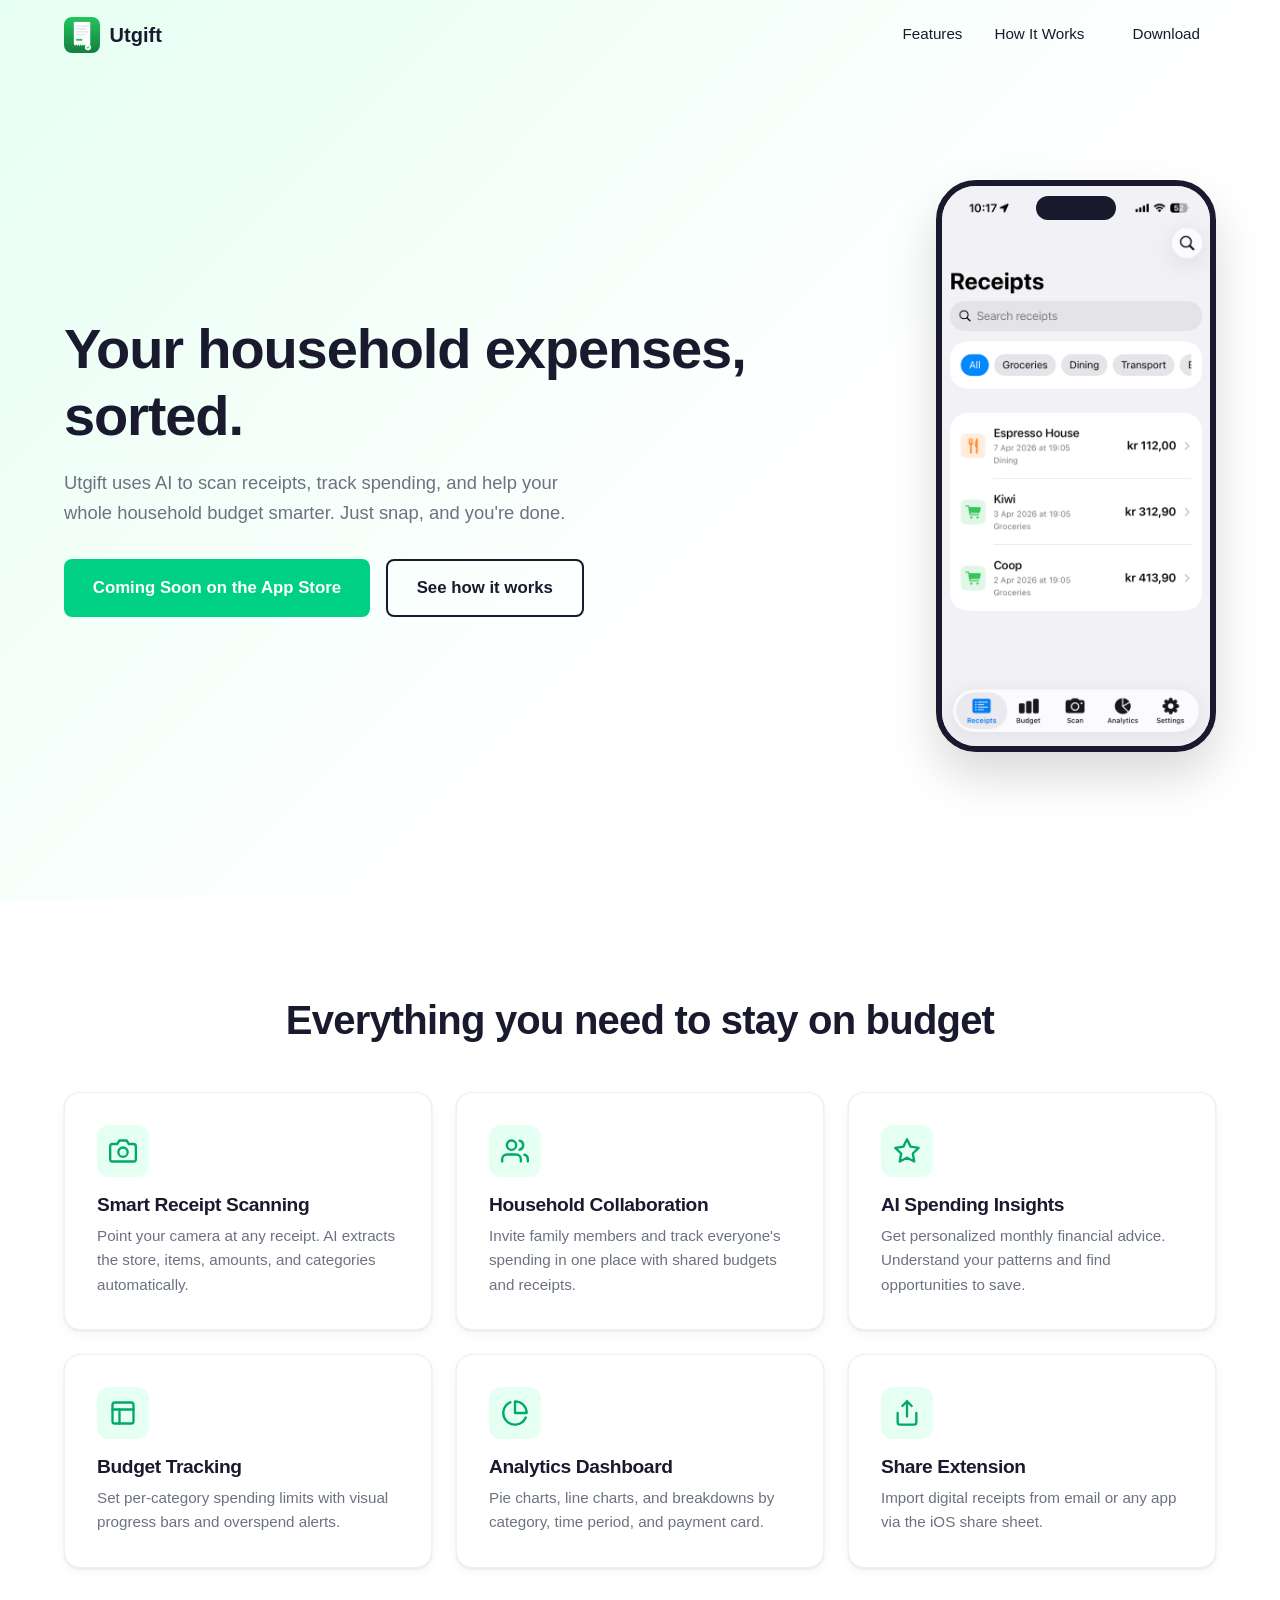
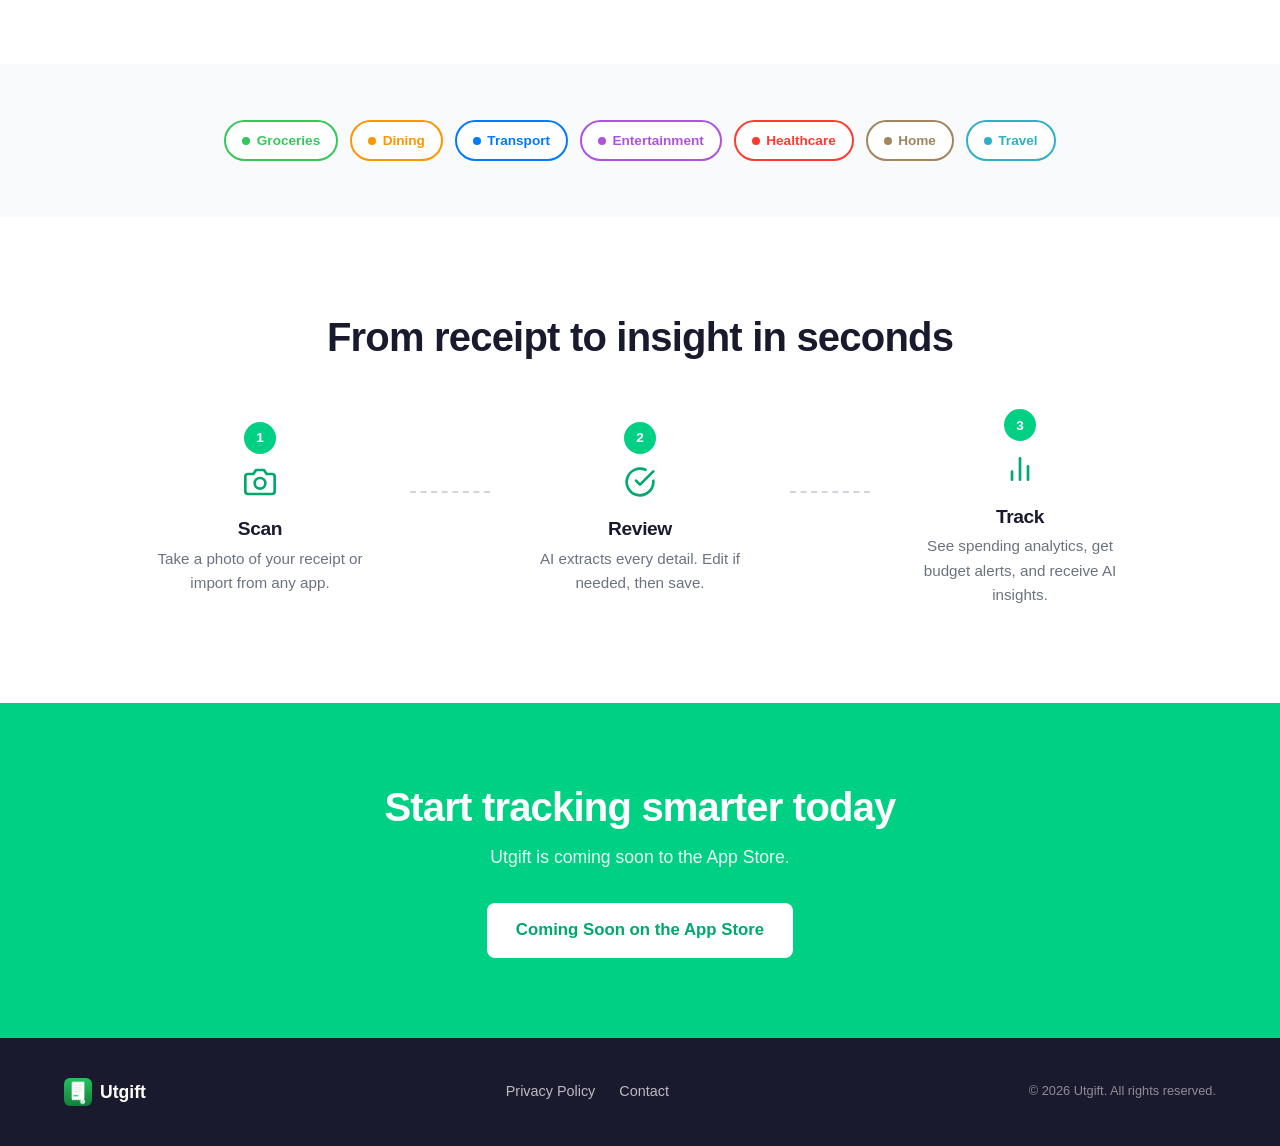
<file: index.html>
<!DOCTYPE html>
<html lang="en">
<head>
  <meta charset="UTF-8">
  <meta name="viewport" content="width=device-width, initial-scale=1.0">
  <title>Utgift — Household Expense Tracking with AI Receipt Scanning</title>
  <meta name="description" content="Track household expenses together. Scan receipts with AI, set budgets, and get spending insights. Free for iOS.">
  <meta name="theme-color" content="#00D084">

  <!-- Open Graph -->
  <meta property="og:type" content="website">
  <meta property="og:title" content="Utgift — Household Expense Tracking">
  <meta property="og:description" content="Scan receipts with AI, set budgets, and get spending insights for your whole household.">
  <meta property="og:image" content="assets/app-icon.png">

  <!-- Twitter Card -->
  <meta name="twitter:card" content="summary">
  <meta name="twitter:title" content="Utgift — Household Expense Tracking">
  <meta name="twitter:description" content="Scan receipts with AI, set budgets, and get spending insights for your whole household.">

  <!-- Favicon -->
  <link rel="icon" type="image/png" href="assets/app-icon.png">
  <link rel="apple-touch-icon" href="assets/app-icon.png">

  <link rel="stylesheet" href="style.css">
</head>
<body>

  <!-- Navigation -->
  <header class="nav" id="nav">
    <div class="container nav__inner">
      <a href="#" class="nav__brand">
        <img src="assets/app-icon.png" alt="Utgift icon" class="nav__icon">
        <span class="nav__wordmark">Utgift</span>
      </a>
      <button class="nav__toggle" id="nav-toggle" aria-label="Toggle menu">
        <span></span>
        <span></span>
        <span></span>
      </button>
      <nav class="nav__links" id="nav-links">
        <a href="#features">Features</a>
        <a href="#how-it-works">How It Works</a>
        <a href="#download" class="btn btn--sm">Download</a>
      </nav>
    </div>
  </header>

  <main>

    <!-- Hero -->
    <section class="hero">
      <div class="container hero__inner">
        <div class="hero__text">
          <h1>Your household expenses, sorted.</h1>
          <p class="hero__sub">Utgift uses AI to scan receipts, track spending, and help your whole household budget smarter. Just snap, and you're done.</p>
          <div class="hero__actions">
            <a href="#download" class="btn btn--primary btn--lg" onclick="showComingSoon(event)">Coming Soon on the App Store</a>
            <a href="#how-it-works" class="btn btn--ghost btn--lg">See how it works</a>
          </div>
        </div>
        <div class="hero__visual">
          <div class="phone-frame">
            <div class="phone-screen">
              <img src="assets/screenshot.png" alt="Utgift app showing receipts list with categorized expenses">
            </div>
          </div>
        </div>
      </div>
    </section>

    <!-- Features -->
    <section class="features" id="features">
      <div class="container">
        <h2 class="section-title">Everything you need to stay on budget</h2>
        <div class="features__grid">

          <div class="card">
            <div class="card__icon">
              <svg width="28" height="28" viewBox="0 0 24 24" fill="none" stroke="currentColor" stroke-width="2" stroke-linecap="round" stroke-linejoin="round"><path d="M23 19a2 2 0 0 1-2 2H3a2 2 0 0 1-2-2V8a2 2 0 0 1 2-2h4l2-3h6l2 3h4a2 2 0 0 1 2 2z"/><circle cx="12" cy="13" r="4"/></svg>
            </div>
            <h3>Smart Receipt Scanning</h3>
            <p>Point your camera at any receipt. AI extracts the store, items, amounts, and categories automatically.</p>
          </div>

          <div class="card">
            <div class="card__icon">
              <svg width="28" height="28" viewBox="0 0 24 24" fill="none" stroke="currentColor" stroke-width="2" stroke-linecap="round" stroke-linejoin="round"><path d="M17 21v-2a4 4 0 0 0-4-4H5a4 4 0 0 0-4 4v2"/><circle cx="9" cy="7" r="4"/><path d="M23 21v-2a4 4 0 0 0-3-3.87"/><path d="M16 3.13a4 4 0 0 1 0 7.75"/></svg>
            </div>
            <h3>Household Collaboration</h3>
            <p>Invite family members and track everyone's spending in one place with shared budgets and receipts.</p>
          </div>

          <div class="card">
            <div class="card__icon">
              <svg width="28" height="28" viewBox="0 0 24 24" fill="none" stroke="currentColor" stroke-width="2" stroke-linecap="round" stroke-linejoin="round"><path d="M12 2L15.09 8.26 22 9.27 17 14.14 18.18 21.02 12 17.77 5.82 21.02 7 14.14 2 9.27 8.91 8.26z"/></svg>
            </div>
            <h3>AI Spending Insights</h3>
            <p>Get personalized monthly financial advice. Understand your patterns and find opportunities to save.</p>
          </div>

          <div class="card">
            <div class="card__icon">
              <svg width="28" height="28" viewBox="0 0 24 24" fill="none" stroke="currentColor" stroke-width="2" stroke-linecap="round" stroke-linejoin="round"><rect x="3" y="3" width="18" height="18" rx="2"/><path d="M3 9h18"/><path d="M9 21V9"/></svg>
            </div>
            <h3>Budget Tracking</h3>
            <p>Set per-category spending limits with visual progress bars and overspend alerts.</p>
          </div>

          <div class="card">
            <div class="card__icon">
              <svg width="28" height="28" viewBox="0 0 24 24" fill="none" stroke="currentColor" stroke-width="2" stroke-linecap="round" stroke-linejoin="round"><path d="M21.21 15.89A10 10 0 1 1 8 2.83"/><path d="M22 12A10 10 0 0 0 12 2v10z"/></svg>
            </div>
            <h3>Analytics Dashboard</h3>
            <p>Pie charts, line charts, and breakdowns by category, time period, and payment card.</p>
          </div>

          <div class="card">
            <div class="card__icon">
              <svg width="28" height="28" viewBox="0 0 24 24" fill="none" stroke="currentColor" stroke-width="2" stroke-linecap="round" stroke-linejoin="round"><path d="M4 12v8a2 2 0 0 0 2 2h12a2 2 0 0 0 2-2v-8"/><polyline points="16 6 12 2 8 6"/><line x1="12" y1="2" x2="12" y2="15"/></svg>
            </div>
            <h3>Share Extension</h3>
            <p>Import digital receipts from email or any app via the iOS share sheet.</p>
          </div>

        </div>
      </div>
    </section>

    <!-- Category Strip -->
    <section class="categories">
      <div class="container">
        <div class="categories__strip">
          <span class="category-pill" style="--cat-color: #34C759">Groceries</span>
          <span class="category-pill" style="--cat-color: #FF9500">Dining</span>
          <span class="category-pill" style="--cat-color: #007AFF">Transport</span>
          <span class="category-pill" style="--cat-color: #AF52DE">Entertainment</span>
          <span class="category-pill" style="--cat-color: #FF3B30">Healthcare</span>
          <span class="category-pill" style="--cat-color: #A2845E">Home</span>
          <span class="category-pill" style="--cat-color: #30B0C7">Travel</span>
        </div>
      </div>
    </section>

    <!-- How It Works -->
    <section class="how-it-works" id="how-it-works">
      <div class="container">
        <h2 class="section-title">From receipt to insight in seconds</h2>
        <div class="steps">
          <div class="step">
            <div class="step__number">1</div>
            <div class="step__icon">
              <svg width="32" height="32" viewBox="0 0 24 24" fill="none" stroke="currentColor" stroke-width="2" stroke-linecap="round" stroke-linejoin="round"><path d="M23 19a2 2 0 0 1-2 2H3a2 2 0 0 1-2-2V8a2 2 0 0 1 2-2h4l2-3h6l2 3h4a2 2 0 0 1 2 2z"/><circle cx="12" cy="13" r="4"/></svg>
            </div>
            <h3>Scan</h3>
            <p>Take a photo of your receipt or import from any app.</p>
          </div>
          <div class="step__connector"></div>
          <div class="step">
            <div class="step__number">2</div>
            <div class="step__icon">
              <svg width="32" height="32" viewBox="0 0 24 24" fill="none" stroke="currentColor" stroke-width="2" stroke-linecap="round" stroke-linejoin="round"><path d="M22 11.08V12a10 10 0 1 1-5.93-9.14"/><polyline points="22 4 12 14.01 9 11.01"/></svg>
            </div>
            <h3>Review</h3>
            <p>AI extracts every detail. Edit if needed, then save.</p>
          </div>
          <div class="step__connector"></div>
          <div class="step">
            <div class="step__number">3</div>
            <div class="step__icon">
              <svg width="32" height="32" viewBox="0 0 24 24" fill="none" stroke="currentColor" stroke-width="2" stroke-linecap="round" stroke-linejoin="round"><line x1="18" y1="20" x2="18" y2="10"/><line x1="12" y1="20" x2="12" y2="4"/><line x1="6" y1="20" x2="6" y2="14"/></svg>
            </div>
            <h3>Track</h3>
            <p>See spending analytics, get budget alerts, and receive AI insights.</p>
          </div>
        </div>
      </div>
    </section>

    <!-- CTA -->
    <section class="cta" id="download">
      <div class="container cta__inner">
        <h2>Start tracking smarter today</h2>
        <p>Utgift is coming soon to the App Store.</p>
        <a href="#" class="btn btn--white btn--lg" onclick="showComingSoon(event)">Coming Soon on the App Store</a>
      </div>
    </section>

  </main>

  <!-- Footer -->
  <footer class="footer">
    <div class="container footer__inner">
      <div class="footer__brand">
        <img src="assets/app-icon.png" alt="Utgift" class="footer__icon">
        <span>Utgift</span>
      </div>
      <div class="footer__links">
        <a href="privacy.html">Privacy Policy</a>
        <a href="mailto:privacy@effisense.no">Contact</a>
      </div>
      <div class="footer__copy">
        &copy; 2026 Utgift. All rights reserved.
      </div>
    </div>
  </footer>

  <!-- Toast -->
  <div class="toast" id="toast">Utgift is coming soon to the App Store!</div>

  <script>
    // Coming soon toast
    function showComingSoon(e) {
      e.preventDefault();
      const toast = document.getElementById('toast');
      toast.classList.add('toast--visible');
      setTimeout(() => toast.classList.remove('toast--visible'), 2500);
    }

    // Nav scroll effect
    const nav = document.getElementById('nav');
    window.addEventListener('scroll', () => {
      nav.classList.toggle('nav--scrolled', window.scrollY > 50);
    });

    // Mobile menu toggle
    const toggle = document.getElementById('nav-toggle');
    const links = document.getElementById('nav-links');
    toggle.addEventListener('click', () => {
      links.classList.toggle('nav__links--open');
      toggle.classList.toggle('nav__toggle--active');
    });

    // Close mobile menu on link click
    links.querySelectorAll('a').forEach(link => {
      link.addEventListener('click', () => {
        links.classList.remove('nav__links--open');
        toggle.classList.remove('nav__toggle--active');
      });
    });
  </script>

</body>
</html>
</file>
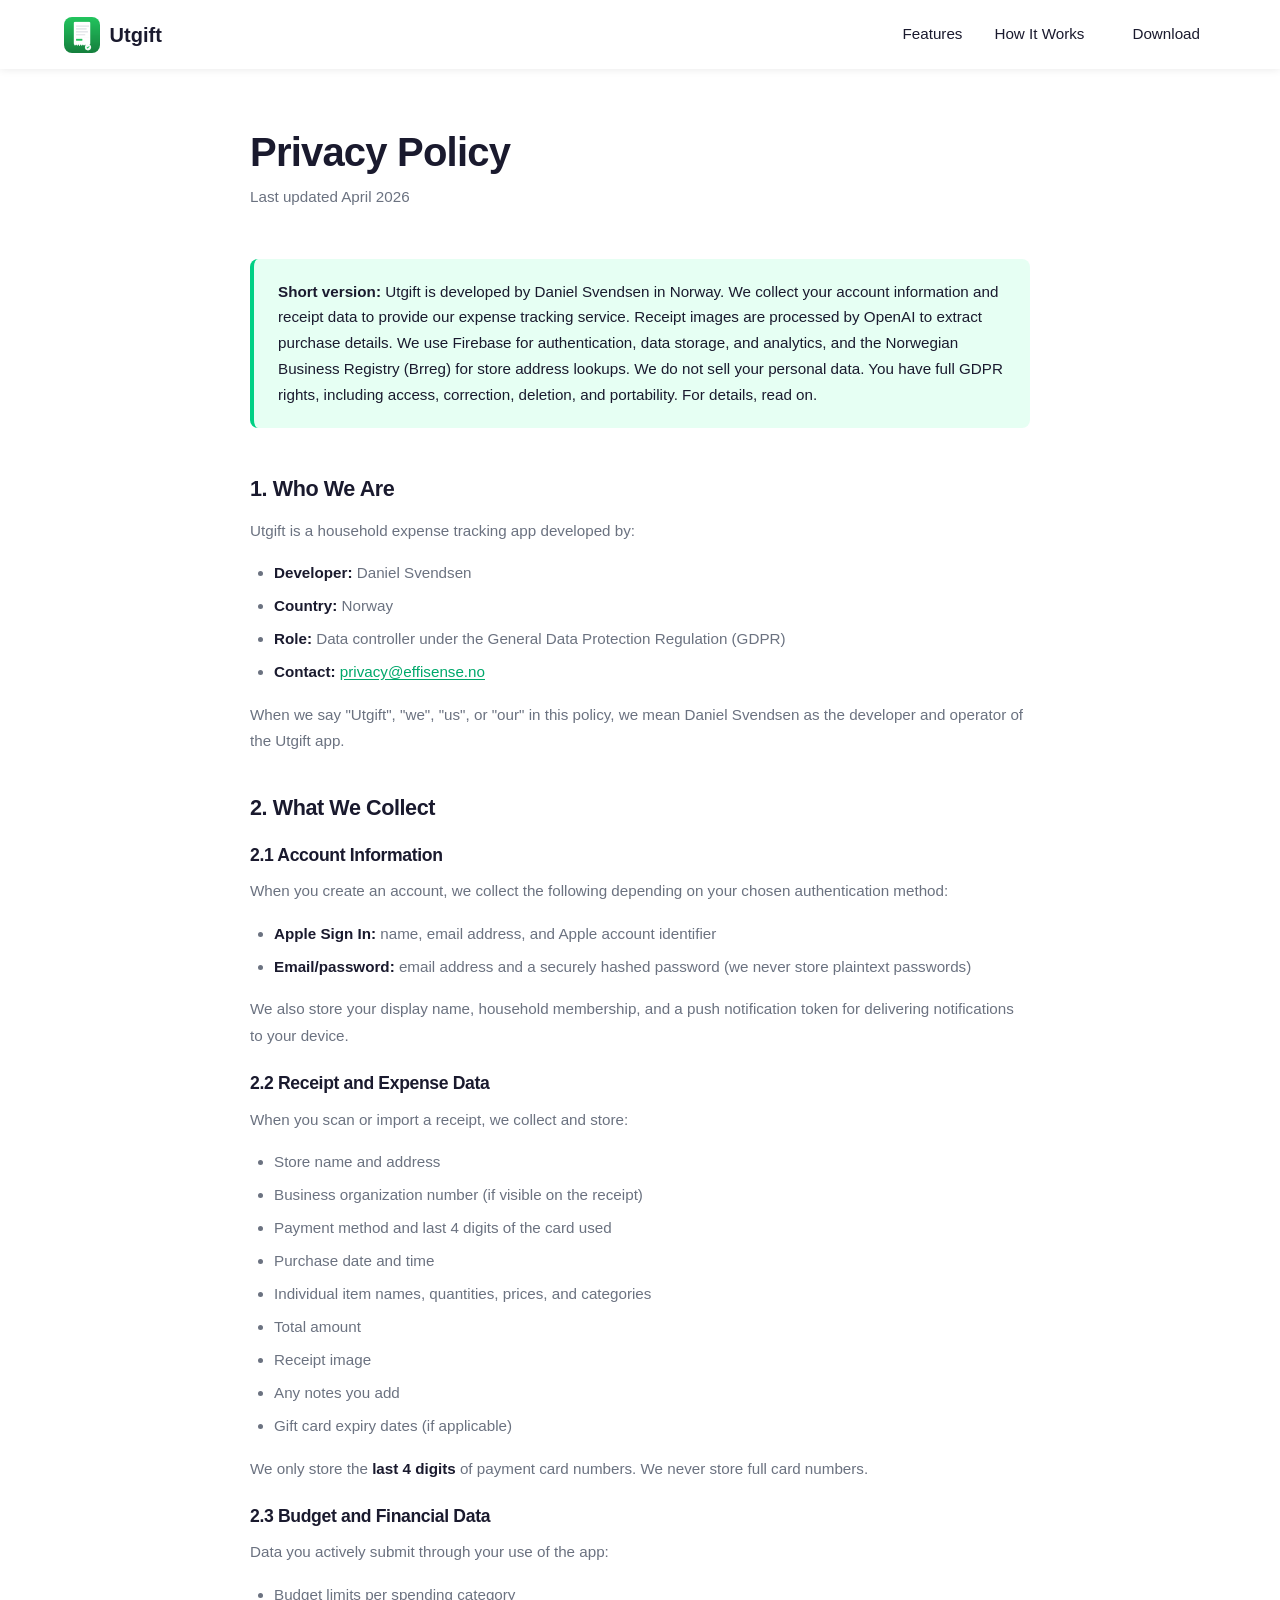
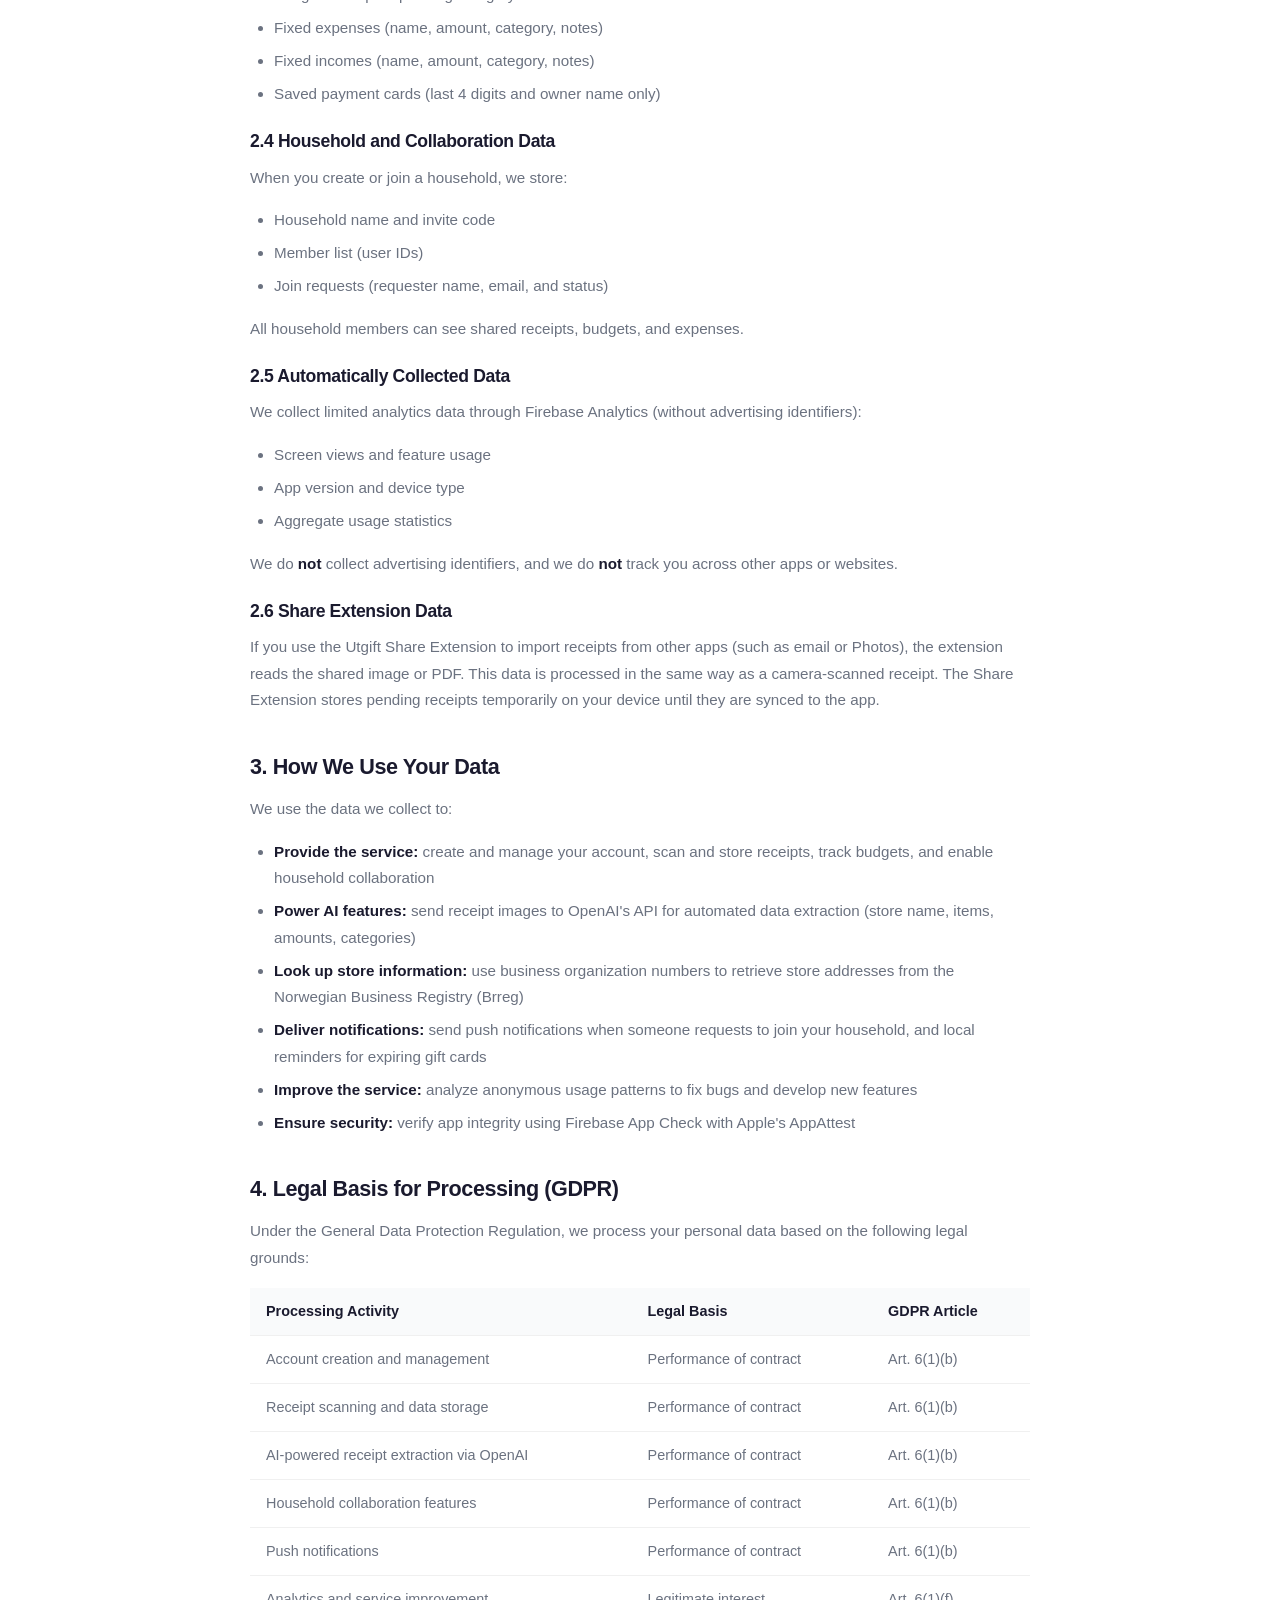
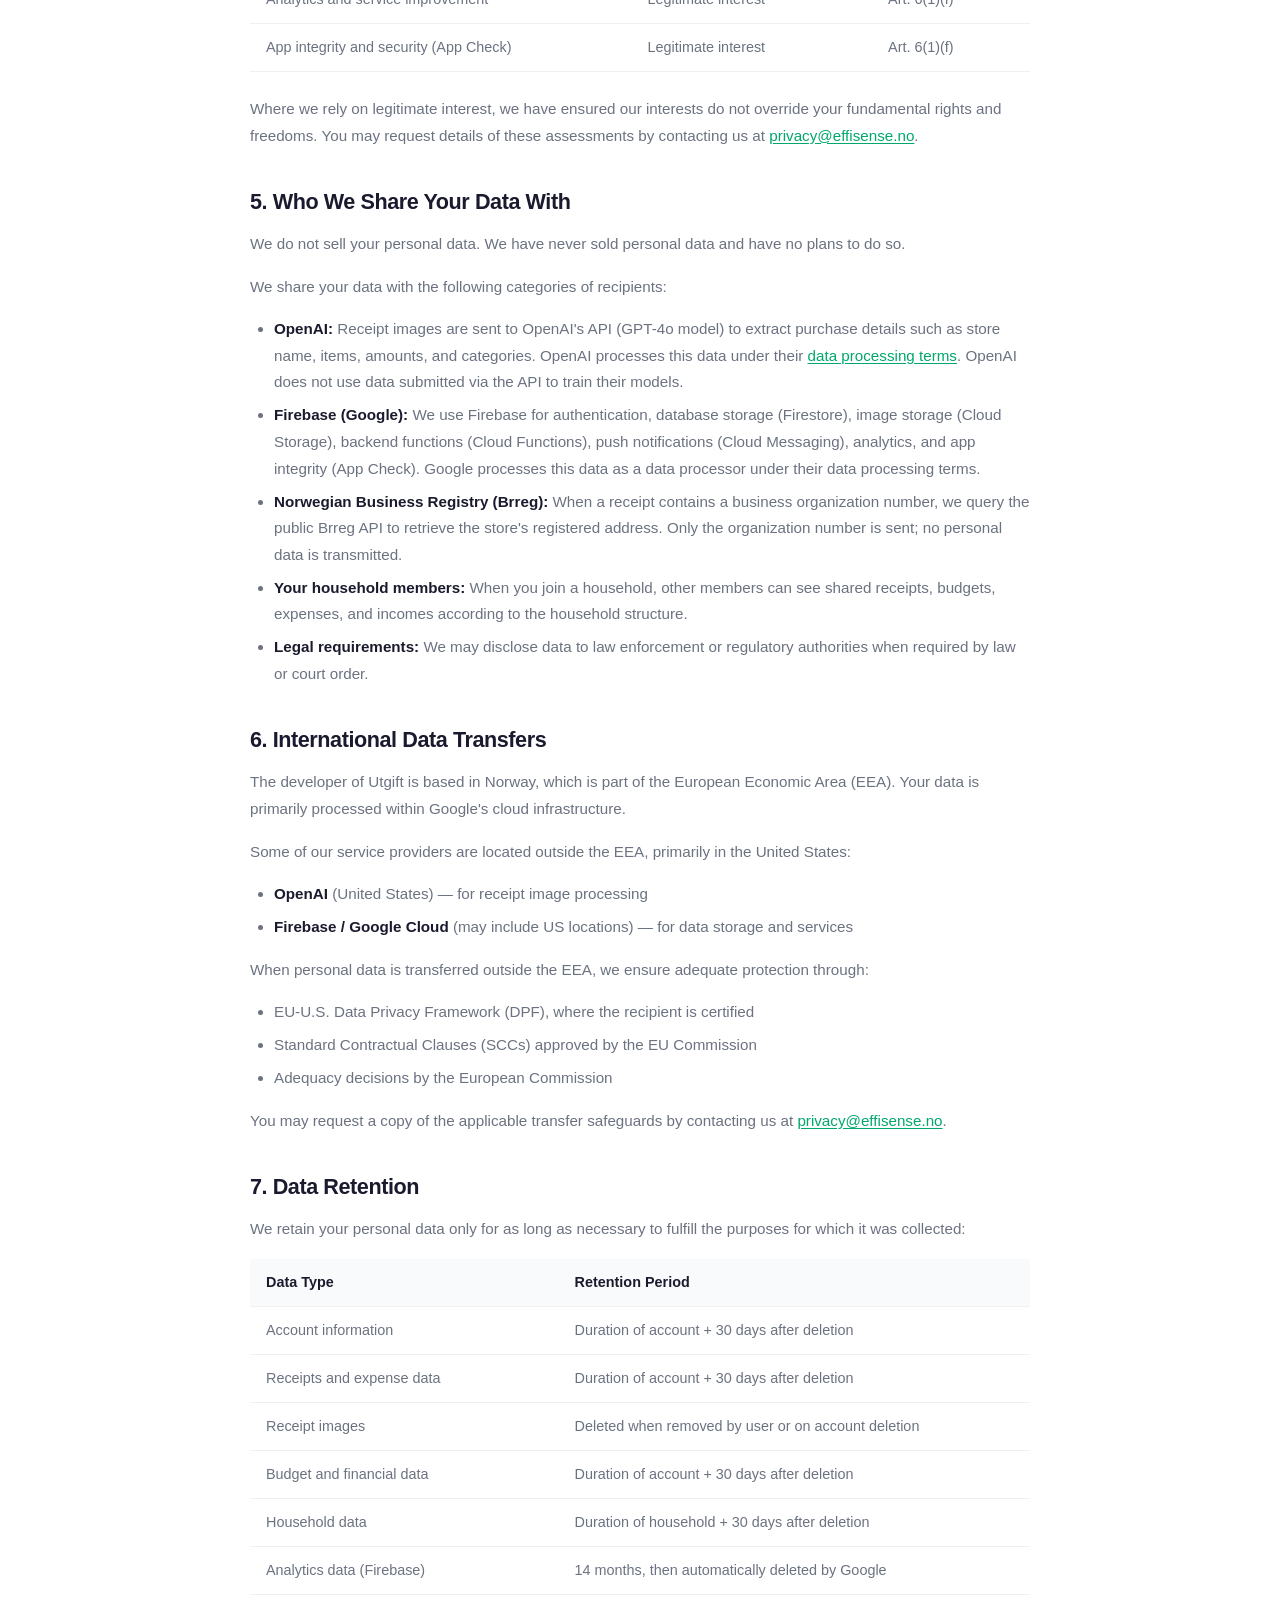
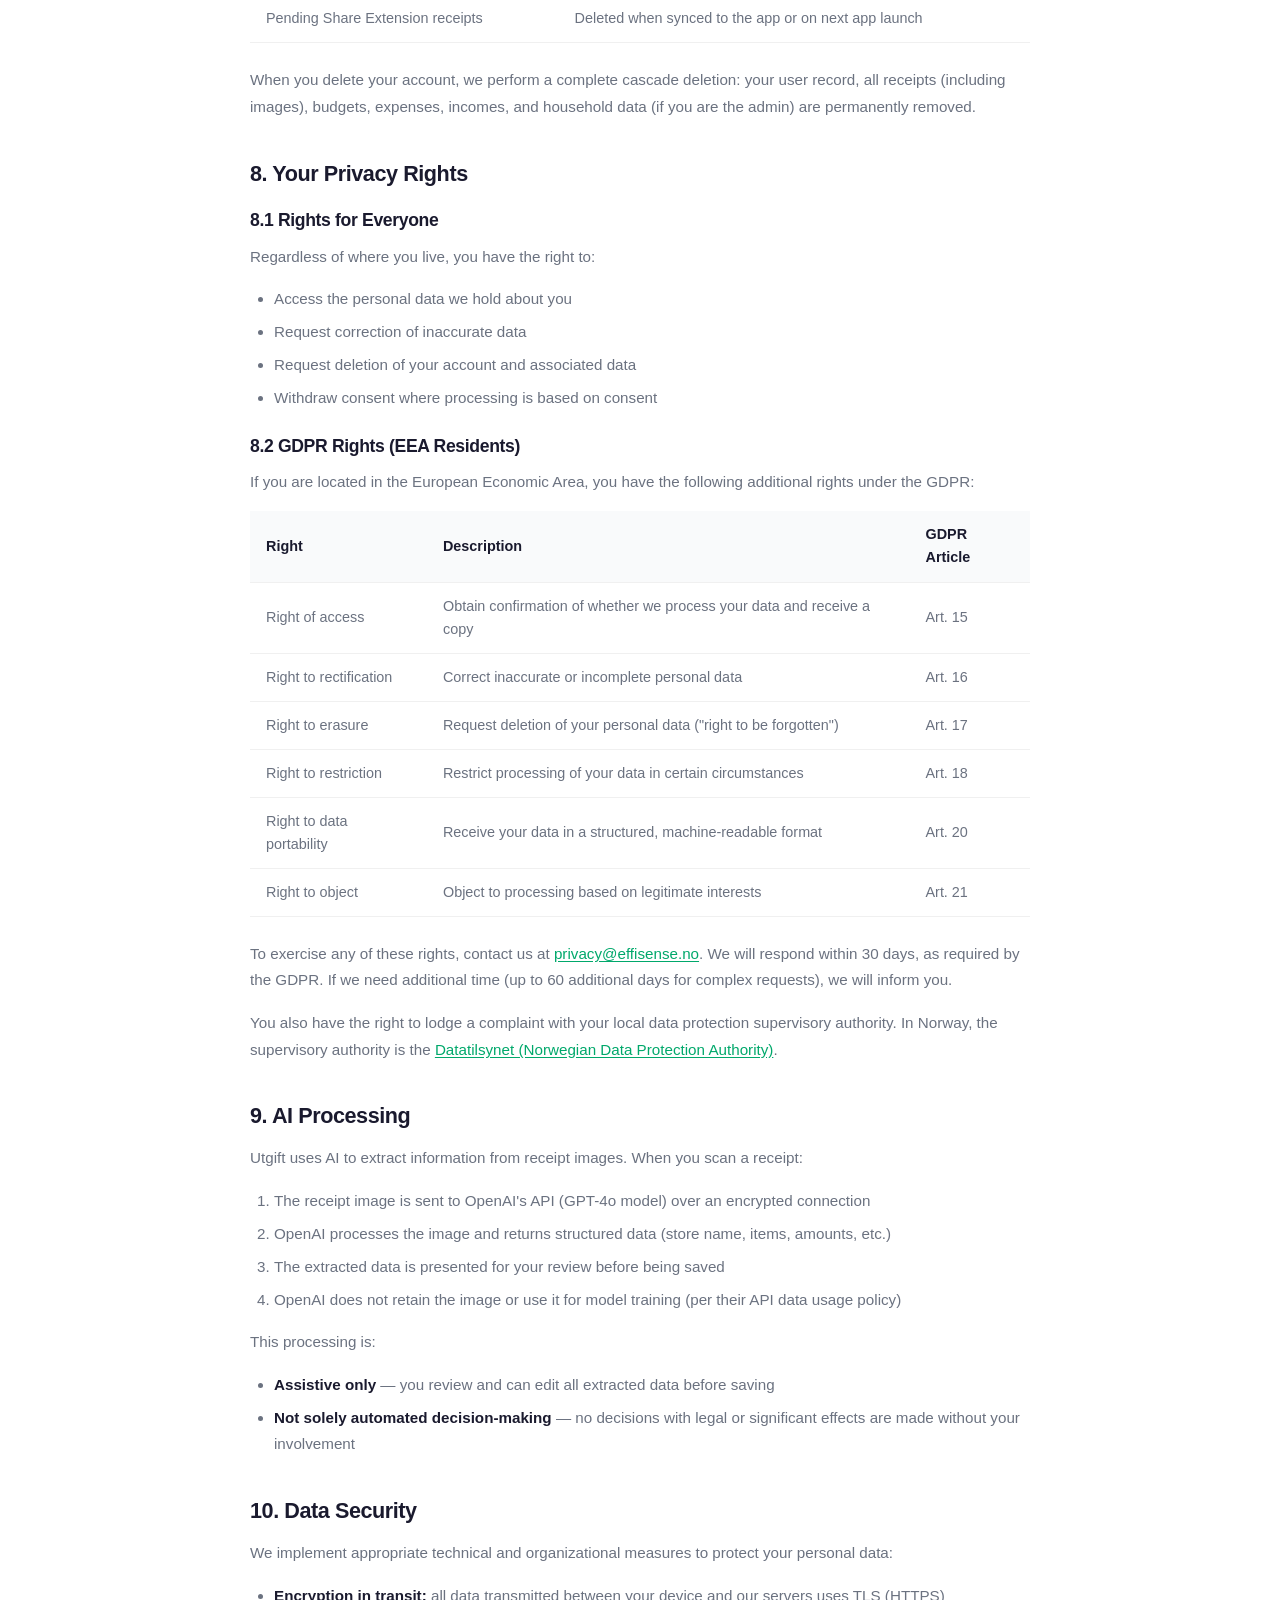
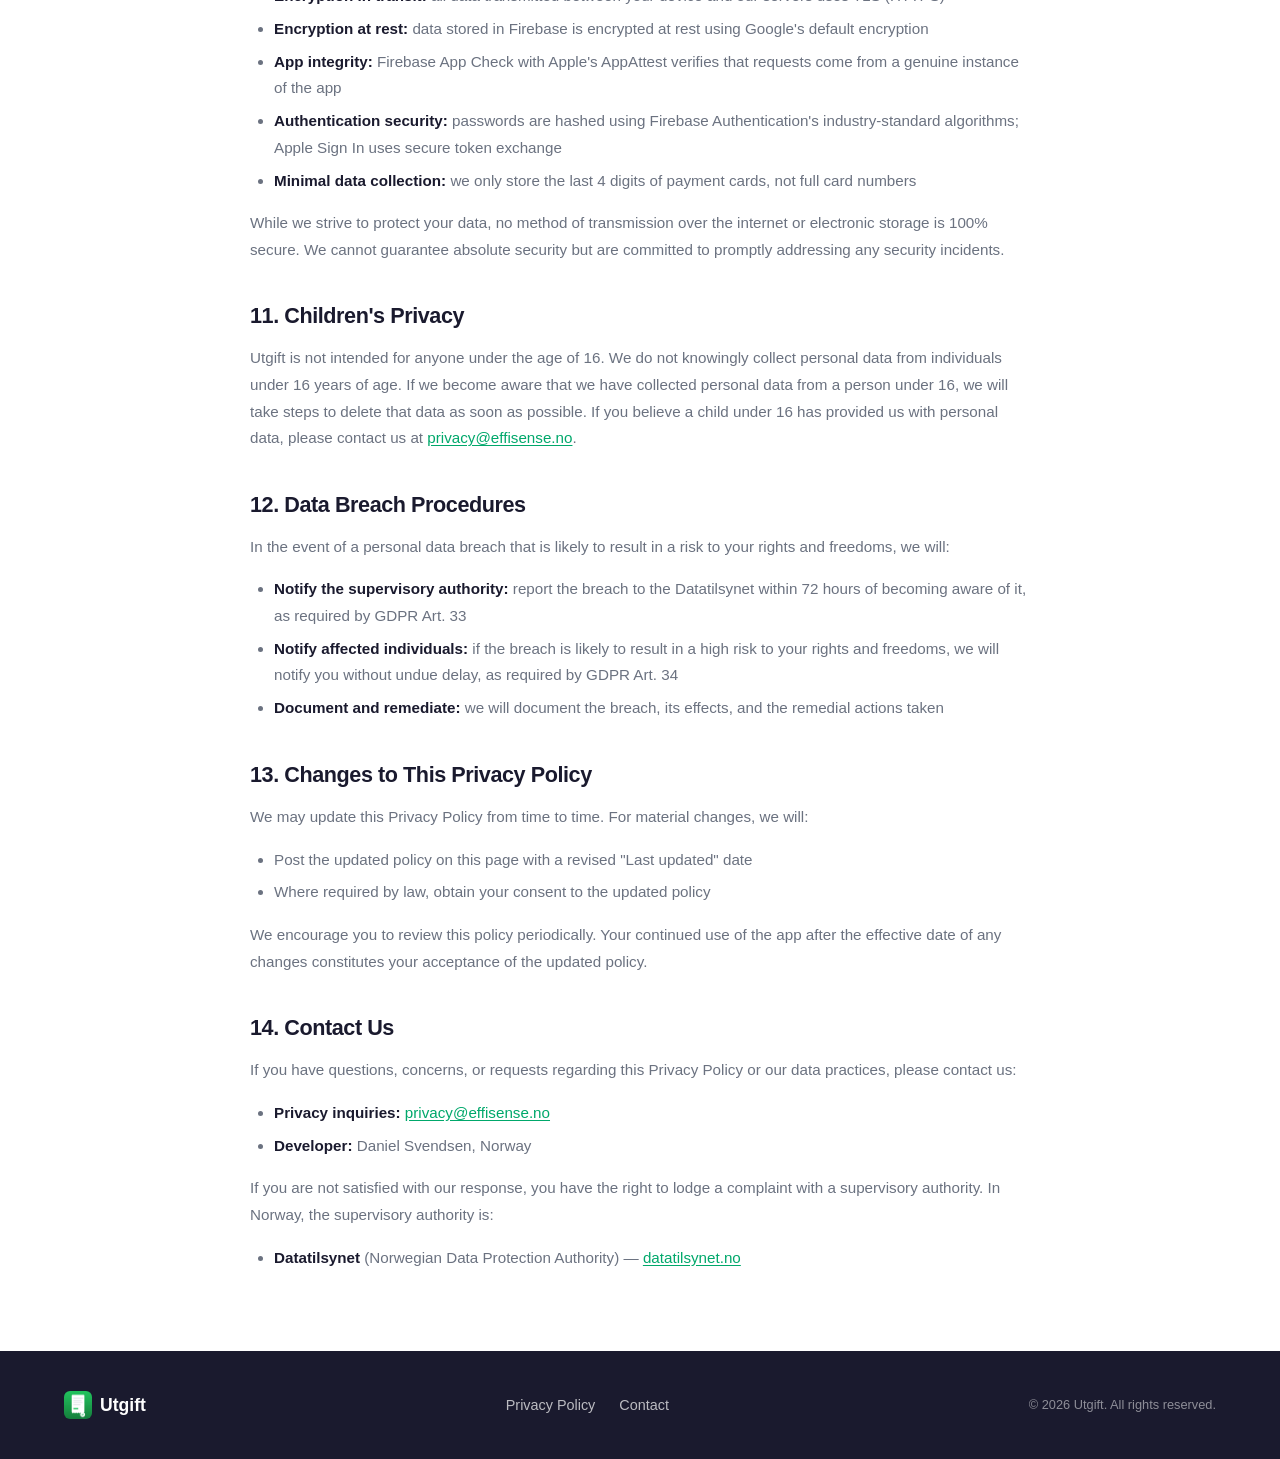
<file: privacy.html>
<!DOCTYPE html>
<html lang="en">
<head>
  <meta charset="UTF-8">
  <meta name="viewport" content="width=device-width, initial-scale=1.0">
  <title>Privacy Policy — Utgift</title>
  <meta name="description" content="Utgift Privacy Policy. How we collect, use, and protect your data.">
  <meta name="theme-color" content="#00D084">

  <!-- Favicon -->
  <link rel="icon" type="image/png" href="assets/app-icon.png">
  <link rel="apple-touch-icon" href="assets/app-icon.png">

  <link rel="stylesheet" href="style.css">
  <style>
    .privacy {
      padding: 8rem 0 4rem;
      max-width: 780px;
      margin: 0 auto;
    }

    .privacy h1 {
      font-size: clamp(1.75rem, 4vw, 2.5rem);
      margin-bottom: 0.5rem;
    }

    .privacy .updated {
      color: var(--text-muted);
      font-size: 0.95rem;
      margin-bottom: 3rem;
    }

    .privacy .short-version {
      background: var(--brand-light);
      border-left: 4px solid var(--brand);
      border-radius: var(--radius-sm);
      padding: 1.25rem 1.5rem;
      margin-bottom: 3rem;
      font-size: 0.95rem;
      line-height: 1.7;
    }

    .privacy h2 {
      font-size: 1.35rem;
      margin-top: 2.5rem;
      margin-bottom: 1rem;
    }

    .privacy h3 {
      font-size: 1.1rem;
      margin-top: 1.5rem;
      margin-bottom: 0.75rem;
    }

    .privacy p,
    .privacy li {
      color: var(--text-muted);
      font-size: 0.95rem;
      line-height: 1.75;
    }

    .privacy p {
      margin-bottom: 1rem;
    }

    .privacy ul,
    .privacy ol {
      margin-bottom: 1rem;
      padding-left: 1.5rem;
    }

    .privacy li {
      margin-bottom: 0.4rem;
    }

    .privacy table {
      width: 100%;
      border-collapse: collapse;
      margin-bottom: 1.5rem;
      font-size: 0.9rem;
    }

    .privacy th,
    .privacy td {
      text-align: left;
      padding: 0.75rem 1rem;
      border-bottom: 1px solid #f0f0f0;
    }

    .privacy th {
      font-weight: 600;
      color: var(--text);
      background: var(--surface-alt);
    }

    .privacy td {
      color: var(--text-muted);
    }

    .privacy a {
      color: var(--brand-dark);
      text-decoration: underline;
      text-underline-offset: 2px;
    }

    .privacy a:hover {
      color: var(--brand);
    }

    .privacy strong {
      color: var(--text);
    }

    @media (max-width: 639px) {
      .privacy table {
        display: block;
        overflow-x: auto;
        -webkit-overflow-scrolling: touch;
      }
    }
  </style>
</head>
<body>

  <!-- Navigation -->
  <header class="nav nav--scrolled" id="nav">
    <div class="container nav__inner">
      <a href="index.html" class="nav__brand">
        <img src="assets/app-icon.png" alt="Utgift icon" class="nav__icon">
        <span class="nav__wordmark">Utgift</span>
      </a>
      <nav class="nav__links">
        <a href="index.html#features">Features</a>
        <a href="index.html#how-it-works">How It Works</a>
        <a href="index.html#download" class="btn btn--sm">Download</a>
      </nav>
    </div>
  </header>

  <main>
    <section class="privacy container">

      <h1>Privacy Policy</h1>
      <p class="updated">Last updated April 2026</p>

      <div class="short-version">
        <strong>Short version:</strong> Utgift is developed by Daniel Svendsen in Norway. We collect your account information and receipt data to provide our expense tracking service. Receipt images are processed by OpenAI to extract purchase details. We use Firebase for authentication, data storage, and analytics, and the Norwegian Business Registry (Brreg) for store address lookups. We do not sell your personal data. You have full GDPR rights, including access, correction, deletion, and portability. For details, read on.
      </div>

      <!-- 1. Who We Are -->
      <h2>1. Who We Are</h2>
      <p>Utgift is a household expense tracking app developed by:</p>
      <ul>
        <li><strong>Developer:</strong> Daniel Svendsen</li>
        <li><strong>Country:</strong> Norway</li>
        <li><strong>Role:</strong> Data controller under the General Data Protection Regulation (GDPR)</li>
        <li><strong>Contact:</strong> <a href="mailto:privacy@effisense.no">privacy@effisense.no</a></li>
      </ul>
      <p>When we say "Utgift", "we", "us", or "our" in this policy, we mean Daniel Svendsen as the developer and operator of the Utgift app.</p>

      <!-- 2. What We Collect -->
      <h2>2. What We Collect</h2>

      <h3>2.1 Account Information</h3>
      <p>When you create an account, we collect the following depending on your chosen authentication method:</p>
      <ul>
        <li><strong>Apple Sign In:</strong> name, email address, and Apple account identifier</li>
        <li><strong>Email/password:</strong> email address and a securely hashed password (we never store plaintext passwords)</li>
      </ul>
      <p>We also store your display name, household membership, and a push notification token for delivering notifications to your device.</p>

      <h3>2.2 Receipt and Expense Data</h3>
      <p>When you scan or import a receipt, we collect and store:</p>
      <ul>
        <li>Store name and address</li>
        <li>Business organization number (if visible on the receipt)</li>
        <li>Payment method and last 4 digits of the card used</li>
        <li>Purchase date and time</li>
        <li>Individual item names, quantities, prices, and categories</li>
        <li>Total amount</li>
        <li>Receipt image</li>
        <li>Any notes you add</li>
        <li>Gift card expiry dates (if applicable)</li>
      </ul>
      <p>We only store the <strong>last 4 digits</strong> of payment card numbers. We never store full card numbers.</p>

      <h3>2.3 Budget and Financial Data</h3>
      <p>Data you actively submit through your use of the app:</p>
      <ul>
        <li>Budget limits per spending category</li>
        <li>Fixed expenses (name, amount, category, notes)</li>
        <li>Fixed incomes (name, amount, category, notes)</li>
        <li>Saved payment cards (last 4 digits and owner name only)</li>
      </ul>

      <h3>2.4 Household and Collaboration Data</h3>
      <p>When you create or join a household, we store:</p>
      <ul>
        <li>Household name and invite code</li>
        <li>Member list (user IDs)</li>
        <li>Join requests (requester name, email, and status)</li>
      </ul>
      <p>All household members can see shared receipts, budgets, and expenses.</p>

      <h3>2.5 Automatically Collected Data</h3>
      <p>We collect limited analytics data through Firebase Analytics (without advertising identifiers):</p>
      <ul>
        <li>Screen views and feature usage</li>
        <li>App version and device type</li>
        <li>Aggregate usage statistics</li>
      </ul>
      <p>We do <strong>not</strong> collect advertising identifiers, and we do <strong>not</strong> track you across other apps or websites.</p>

      <h3>2.6 Share Extension Data</h3>
      <p>If you use the Utgift Share Extension to import receipts from other apps (such as email or Photos), the extension reads the shared image or PDF. This data is processed in the same way as a camera-scanned receipt. The Share Extension stores pending receipts temporarily on your device until they are synced to the app.</p>

      <!-- 3. How We Use Your Data -->
      <h2>3. How We Use Your Data</h2>
      <p>We use the data we collect to:</p>
      <ul>
        <li><strong>Provide the service:</strong> create and manage your account, scan and store receipts, track budgets, and enable household collaboration</li>
        <li><strong>Power AI features:</strong> send receipt images to OpenAI's API for automated data extraction (store name, items, amounts, categories)</li>
        <li><strong>Look up store information:</strong> use business organization numbers to retrieve store addresses from the Norwegian Business Registry (Brreg)</li>
        <li><strong>Deliver notifications:</strong> send push notifications when someone requests to join your household, and local reminders for expiring gift cards</li>
        <li><strong>Improve the service:</strong> analyze anonymous usage patterns to fix bugs and develop new features</li>
        <li><strong>Ensure security:</strong> verify app integrity using Firebase App Check with Apple's AppAttest</li>
      </ul>

      <!-- 4. Legal Basis -->
      <h2>4. Legal Basis for Processing (GDPR)</h2>
      <p>Under the General Data Protection Regulation, we process your personal data based on the following legal grounds:</p>

      <table>
        <thead>
          <tr>
            <th>Processing Activity</th>
            <th>Legal Basis</th>
            <th>GDPR Article</th>
          </tr>
        </thead>
        <tbody>
          <tr>
            <td>Account creation and management</td>
            <td>Performance of contract</td>
            <td>Art. 6(1)(b)</td>
          </tr>
          <tr>
            <td>Receipt scanning and data storage</td>
            <td>Performance of contract</td>
            <td>Art. 6(1)(b)</td>
          </tr>
          <tr>
            <td>AI-powered receipt extraction via OpenAI</td>
            <td>Performance of contract</td>
            <td>Art. 6(1)(b)</td>
          </tr>
          <tr>
            <td>Household collaboration features</td>
            <td>Performance of contract</td>
            <td>Art. 6(1)(b)</td>
          </tr>
          <tr>
            <td>Push notifications</td>
            <td>Performance of contract</td>
            <td>Art. 6(1)(b)</td>
          </tr>
          <tr>
            <td>Analytics and service improvement</td>
            <td>Legitimate interest</td>
            <td>Art. 6(1)(f)</td>
          </tr>
          <tr>
            <td>App integrity and security (App Check)</td>
            <td>Legitimate interest</td>
            <td>Art. 6(1)(f)</td>
          </tr>
        </tbody>
      </table>

      <p>Where we rely on legitimate interest, we have ensured our interests do not override your fundamental rights and freedoms. You may request details of these assessments by contacting us at <a href="mailto:privacy@effisense.no">privacy@effisense.no</a>.</p>

      <!-- 5. Who We Share Data With -->
      <h2>5. Who We Share Your Data With</h2>
      <p>We do not sell your personal data. We have never sold personal data and have no plans to do so.</p>
      <p>We share your data with the following categories of recipients:</p>
      <ul>
        <li><strong>OpenAI:</strong> Receipt images are sent to OpenAI's API (GPT-4o model) to extract purchase details such as store name, items, amounts, and categories. OpenAI processes this data under their <a href="https://openai.com/enterprise-privacy/">data processing terms</a>. OpenAI does not use data submitted via the API to train their models.</li>
        <li><strong>Firebase (Google):</strong> We use Firebase for authentication, database storage (Firestore), image storage (Cloud Storage), backend functions (Cloud Functions), push notifications (Cloud Messaging), analytics, and app integrity (App Check). Google processes this data as a data processor under their data processing terms.</li>
        <li><strong>Norwegian Business Registry (Brreg):</strong> When a receipt contains a business organization number, we query the public Brreg API to retrieve the store's registered address. Only the organization number is sent; no personal data is transmitted.</li>
        <li><strong>Your household members:</strong> When you join a household, other members can see shared receipts, budgets, expenses, and incomes according to the household structure.</li>
        <li><strong>Legal requirements:</strong> We may disclose data to law enforcement or regulatory authorities when required by law or court order.</li>
      </ul>

      <!-- 6. International Data Transfers -->
      <h2>6. International Data Transfers</h2>
      <p>The developer of Utgift is based in Norway, which is part of the European Economic Area (EEA). Your data is primarily processed within Google's cloud infrastructure.</p>
      <p>Some of our service providers are located outside the EEA, primarily in the United States:</p>
      <ul>
        <li><strong>OpenAI</strong> (United States) &mdash; for receipt image processing</li>
        <li><strong>Firebase / Google Cloud</strong> (may include US locations) &mdash; for data storage and services</li>
      </ul>
      <p>When personal data is transferred outside the EEA, we ensure adequate protection through:</p>
      <ul>
        <li>EU-U.S. Data Privacy Framework (DPF), where the recipient is certified</li>
        <li>Standard Contractual Clauses (SCCs) approved by the EU Commission</li>
        <li>Adequacy decisions by the European Commission</li>
      </ul>
      <p>You may request a copy of the applicable transfer safeguards by contacting us at <a href="mailto:privacy@effisense.no">privacy@effisense.no</a>.</p>

      <!-- 7. Data Retention -->
      <h2>7. Data Retention</h2>
      <p>We retain your personal data only for as long as necessary to fulfill the purposes for which it was collected:</p>

      <table>
        <thead>
          <tr>
            <th>Data Type</th>
            <th>Retention Period</th>
          </tr>
        </thead>
        <tbody>
          <tr>
            <td>Account information</td>
            <td>Duration of account + 30 days after deletion</td>
          </tr>
          <tr>
            <td>Receipts and expense data</td>
            <td>Duration of account + 30 days after deletion</td>
          </tr>
          <tr>
            <td>Receipt images</td>
            <td>Deleted when removed by user or on account deletion</td>
          </tr>
          <tr>
            <td>Budget and financial data</td>
            <td>Duration of account + 30 days after deletion</td>
          </tr>
          <tr>
            <td>Household data</td>
            <td>Duration of household + 30 days after deletion</td>
          </tr>
          <tr>
            <td>Analytics data (Firebase)</td>
            <td>14 months, then automatically deleted by Google</td>
          </tr>
          <tr>
            <td>Pending Share Extension receipts</td>
            <td>Deleted when synced to the app or on next app launch</td>
          </tr>
        </tbody>
      </table>

      <p>When you delete your account, we perform a complete cascade deletion: your user record, all receipts (including images), budgets, expenses, incomes, and household data (if you are the admin) are permanently removed.</p>

      <!-- 8. Your Privacy Rights -->
      <h2>8. Your Privacy Rights</h2>

      <h3>8.1 Rights for Everyone</h3>
      <p>Regardless of where you live, you have the right to:</p>
      <ul>
        <li>Access the personal data we hold about you</li>
        <li>Request correction of inaccurate data</li>
        <li>Request deletion of your account and associated data</li>
        <li>Withdraw consent where processing is based on consent</li>
      </ul>

      <h3>8.2 GDPR Rights (EEA Residents)</h3>
      <p>If you are located in the European Economic Area, you have the following additional rights under the GDPR:</p>

      <table>
        <thead>
          <tr>
            <th>Right</th>
            <th>Description</th>
            <th>GDPR Article</th>
          </tr>
        </thead>
        <tbody>
          <tr>
            <td>Right of access</td>
            <td>Obtain confirmation of whether we process your data and receive a copy</td>
            <td>Art. 15</td>
          </tr>
          <tr>
            <td>Right to rectification</td>
            <td>Correct inaccurate or incomplete personal data</td>
            <td>Art. 16</td>
          </tr>
          <tr>
            <td>Right to erasure</td>
            <td>Request deletion of your personal data ("right to be forgotten")</td>
            <td>Art. 17</td>
          </tr>
          <tr>
            <td>Right to restriction</td>
            <td>Restrict processing of your data in certain circumstances</td>
            <td>Art. 18</td>
          </tr>
          <tr>
            <td>Right to data portability</td>
            <td>Receive your data in a structured, machine-readable format</td>
            <td>Art. 20</td>
          </tr>
          <tr>
            <td>Right to object</td>
            <td>Object to processing based on legitimate interests</td>
            <td>Art. 21</td>
          </tr>
        </tbody>
      </table>

      <p>To exercise any of these rights, contact us at <a href="mailto:privacy@effisense.no">privacy@effisense.no</a>. We will respond within 30 days, as required by the GDPR. If we need additional time (up to 60 additional days for complex requests), we will inform you.</p>
      <p>You also have the right to lodge a complaint with your local data protection supervisory authority. In Norway, the supervisory authority is the <a href="https://www.datatilsynet.no/en/">Datatilsynet (Norwegian Data Protection Authority)</a>.</p>

      <!-- 9. AI Processing -->
      <h2>9. AI Processing</h2>
      <p>Utgift uses AI to extract information from receipt images. When you scan a receipt:</p>
      <ol>
        <li>The receipt image is sent to OpenAI's API (GPT-4o model) over an encrypted connection</li>
        <li>OpenAI processes the image and returns structured data (store name, items, amounts, etc.)</li>
        <li>The extracted data is presented for your review before being saved</li>
        <li>OpenAI does not retain the image or use it for model training (per their API data usage policy)</li>
      </ol>
      <p>This processing is:</p>
      <ul>
        <li><strong>Assistive only</strong> &mdash; you review and can edit all extracted data before saving</li>
        <li><strong>Not solely automated decision-making</strong> &mdash; no decisions with legal or significant effects are made without your involvement</li>
      </ul>

      <!-- 10. Data Security -->
      <h2>10. Data Security</h2>
      <p>We implement appropriate technical and organizational measures to protect your personal data:</p>
      <ul>
        <li><strong>Encryption in transit:</strong> all data transmitted between your device and our servers uses TLS (HTTPS)</li>
        <li><strong>Encryption at rest:</strong> data stored in Firebase is encrypted at rest using Google's default encryption</li>
        <li><strong>App integrity:</strong> Firebase App Check with Apple's AppAttest verifies that requests come from a genuine instance of the app</li>
        <li><strong>Authentication security:</strong> passwords are hashed using Firebase Authentication's industry-standard algorithms; Apple Sign In uses secure token exchange</li>
        <li><strong>Minimal data collection:</strong> we only store the last 4 digits of payment cards, not full card numbers</li>
      </ul>
      <p>While we strive to protect your data, no method of transmission over the internet or electronic storage is 100% secure. We cannot guarantee absolute security but are committed to promptly addressing any security incidents.</p>

      <!-- 11. Children's Privacy -->
      <h2>11. Children's Privacy</h2>
      <p>Utgift is not intended for anyone under the age of 16. We do not knowingly collect personal data from individuals under 16 years of age. If we become aware that we have collected personal data from a person under 16, we will take steps to delete that data as soon as possible. If you believe a child under 16 has provided us with personal data, please contact us at <a href="mailto:privacy@effisense.no">privacy@effisense.no</a>.</p>

      <!-- 12. Data Breach Procedures -->
      <h2>12. Data Breach Procedures</h2>
      <p>In the event of a personal data breach that is likely to result in a risk to your rights and freedoms, we will:</p>
      <ul>
        <li><strong>Notify the supervisory authority:</strong> report the breach to the Datatilsynet within 72 hours of becoming aware of it, as required by GDPR Art. 33</li>
        <li><strong>Notify affected individuals:</strong> if the breach is likely to result in a high risk to your rights and freedoms, we will notify you without undue delay, as required by GDPR Art. 34</li>
        <li><strong>Document and remediate:</strong> we will document the breach, its effects, and the remedial actions taken</li>
      </ul>

      <!-- 13. Changes to This Policy -->
      <h2>13. Changes to This Privacy Policy</h2>
      <p>We may update this Privacy Policy from time to time. For material changes, we will:</p>
      <ul>
        <li>Post the updated policy on this page with a revised "Last updated" date</li>
        <li>Where required by law, obtain your consent to the updated policy</li>
      </ul>
      <p>We encourage you to review this policy periodically. Your continued use of the app after the effective date of any changes constitutes your acceptance of the updated policy.</p>

      <!-- 14. Contact Us -->
      <h2>14. Contact Us</h2>
      <p>If you have questions, concerns, or requests regarding this Privacy Policy or our data practices, please contact us:</p>
      <ul>
        <li><strong>Privacy inquiries:</strong> <a href="mailto:privacy@effisense.no">privacy@effisense.no</a></li>
        <li><strong>Developer:</strong> Daniel Svendsen, Norway</li>
      </ul>
      <p>If you are not satisfied with our response, you have the right to lodge a complaint with a supervisory authority. In Norway, the supervisory authority is:</p>
      <ul>
        <li><strong>Datatilsynet</strong> (Norwegian Data Protection Authority) &mdash; <a href="https://www.datatilsynet.no/en/">datatilsynet.no</a></li>
      </ul>

    </section>
  </main>

  <!-- Footer -->
  <footer class="footer">
    <div class="container footer__inner">
      <div class="footer__brand">
        <img src="assets/app-icon.png" alt="Utgift" class="footer__icon">
        <span>Utgift</span>
      </div>
      <div class="footer__links">
        <a href="privacy.html">Privacy Policy</a>
        <a href="mailto:privacy@effisense.no">Contact</a>
      </div>
      <div class="footer__copy">
        &copy; 2026 Utgift. All rights reserved.
      </div>
    </div>
  </footer>

</body>
</html>
</file>
<file: style.css>
/* ============================================
   Utgift Landing Page Styles
   ============================================ */

/* --- Custom Properties --- */
:root {
  --brand: #00D084;
  --brand-dark: #00A86B;
  --brand-light: #E6FFF3;
  --text: #1A1A2E;
  --text-muted: #6B7280;
  --surface: #FFFFFF;
  --surface-alt: #F9FAFB;
  --footer-bg: #1A1A2E;
  --radius-sm: 8px;
  --radius-md: 16px;
  --radius-lg: 9999px;
  --shadow-card: 0 1px 3px rgba(0,0,0,0.08), 0 4px 12px rgba(0,0,0,0.04);
  --shadow-card-hover: 0 4px 16px rgba(0,0,0,0.12);
  --font: -apple-system, BlinkMacSystemFont, 'Segoe UI', Roboto, 'Helvetica Neue', Arial, sans-serif;
  --transition: 200ms ease;
}

/* --- Reset --- */
*, *::before, *::after {
  box-sizing: border-box;
  margin: 0;
  padding: 0;
}

html {
  scroll-behavior: smooth;
  -webkit-text-size-adjust: 100%;
}

body {
  font-family: var(--font);
  color: var(--text);
  background: var(--surface);
  line-height: 1.6;
  -webkit-font-smoothing: antialiased;
}

img {
  max-width: 100%;
  display: block;
}

a {
  color: inherit;
  text-decoration: none;
}

/* --- Typography --- */
h1, h2, h3 {
  line-height: 1.2;
  letter-spacing: -0.02em;
  font-weight: 700;
}

h1 {
  font-size: clamp(2rem, 5vw, 3.5rem);
}

h2 {
  font-size: clamp(1.5rem, 3.5vw, 2.5rem);
}

h3 {
  font-size: 1.2rem;
}

/* --- Layout --- */
.container {
  max-width: 1200px;
  margin: 0 auto;
  padding: 0 1.5rem;
}

.section-title {
  text-align: center;
  margin-bottom: 3rem;
}

/* --- Buttons --- */
.btn {
  display: inline-flex;
  align-items: center;
  justify-content: center;
  font-family: var(--font);
  font-weight: 600;
  border: none;
  border-radius: var(--radius-sm);
  cursor: pointer;
  transition: all var(--transition);
  text-decoration: none;
  font-size: 0.95rem;
  padding: 0.6rem 1.2rem;
}

.btn--sm {
  padding: 0.4rem 1rem;
  font-size: 0.85rem;
}

.btn--lg {
  padding: 0.85rem 1.8rem;
  font-size: 1.05rem;
}

.btn--primary {
  background: var(--brand);
  color: #fff;
}

.btn--primary:hover {
  background: var(--brand-dark);
  transform: translateY(-1px);
}

.btn--ghost {
  background: transparent;
  color: var(--text);
  border: 2px solid var(--text);
}

.btn--ghost:hover {
  background: var(--text);
  color: var(--surface);
}

.btn--white {
  background: #fff;
  color: var(--brand-dark);
}

.btn--white:hover {
  background: var(--brand-light);
  transform: translateY(-1px);
}

/* ============================================
   Navigation
   ============================================ */
.nav {
  position: fixed;
  top: 0;
  left: 0;
  right: 0;
  z-index: 100;
  padding: 1rem 0;
  transition: background var(--transition), box-shadow var(--transition);
}

.nav--scrolled {
  background: rgba(255, 255, 255, 0.97);
  box-shadow: 0 1px 8px rgba(0,0,0,0.08);
  backdrop-filter: blur(8px);
  -webkit-backdrop-filter: blur(8px);
}

.nav__inner {
  display: flex;
  align-items: center;
  justify-content: space-between;
}

.nav__brand {
  display: flex;
  align-items: center;
  gap: 0.6rem;
  font-weight: 700;
  font-size: 1.25rem;
}

.nav__icon {
  width: 36px;
  height: 36px;
  border-radius: 8px;
}

.nav__links {
  display: flex;
  align-items: center;
  gap: 2rem;
}

.nav__links a {
  font-weight: 500;
  font-size: 0.95rem;
  transition: color var(--transition);
}

.nav__links a:hover {
  color: var(--brand-dark);
}

/* Hamburger */
.nav__toggle {
  display: none;
  flex-direction: column;
  gap: 5px;
  background: none;
  border: none;
  cursor: pointer;
  padding: 4px;
}

.nav__toggle span {
  display: block;
  width: 24px;
  height: 2px;
  background: var(--text);
  border-radius: 2px;
  transition: all var(--transition);
}

.nav__toggle--active span:nth-child(1) {
  transform: rotate(45deg) translate(5px, 5px);
}

.nav__toggle--active span:nth-child(2) {
  opacity: 0;
}

.nav__toggle--active span:nth-child(3) {
  transform: rotate(-45deg) translate(5px, -5px);
}

/* ============================================
   Hero
   ============================================ */
.hero {
  min-height: 100vh;
  display: flex;
  align-items: center;
  padding: 6rem 0 4rem;
  background: linear-gradient(135deg, var(--brand-light) 0%, var(--surface) 60%);
}

.hero__inner {
  display: flex;
  align-items: center;
  gap: 4rem;
}

.hero__text {
  flex: 1;
}

.hero__sub {
  color: var(--text-muted);
  font-size: 1.15rem;
  margin: 1.2rem 0 2rem;
  max-width: 520px;
}

.hero__actions {
  display: flex;
  gap: 1rem;
  flex-wrap: wrap;
}

.hero__visual {
  flex: 0 0 auto;
}

/* Phone Mockup */
.phone-frame {
  width: 280px;
  height: 572px;
  border-radius: 40px;
  border: 6px solid var(--text);
  overflow: hidden;
  position: relative;
  background: var(--surface-alt);
  box-shadow: 0 24px 48px rgba(0,0,0,0.15);
  animation: float 4s ease-in-out infinite;
}

.phone-frame::before {
  content: '';
  position: absolute;
  top: 10px;
  left: 50%;
  transform: translateX(-50%);
  width: 80px;
  height: 24px;
  background: var(--text);
  border-radius: 12px;
  z-index: 2;
}

.phone-screen {
  width: 100%;
  height: 100%;
  overflow: hidden;
}

.phone-screen img {
  width: 100%;
  height: 100%;
  object-fit: cover;
  object-position: top;
}

@keyframes float {
  0%, 100% { transform: translateY(0); }
  50% { transform: translateY(-12px); }
}

/* ============================================
   Features
   ============================================ */
.features {
  padding: 6rem 0;
  background: var(--surface);
}

.features__grid {
  display: grid;
  gap: 1.5rem;
  grid-template-columns: 1fr;
}

.card {
  padding: 2rem;
  border-radius: var(--radius-md);
  background: var(--surface);
  border: 1px solid #f0f0f0;
  box-shadow: var(--shadow-card);
  transition: transform var(--transition), box-shadow var(--transition);
}

.card:hover {
  transform: translateY(-4px);
  box-shadow: var(--shadow-card-hover);
}

.card__icon {
  width: 52px;
  height: 52px;
  border-radius: 12px;
  background: var(--brand-light);
  color: var(--brand-dark);
  display: flex;
  align-items: center;
  justify-content: center;
  margin-bottom: 1rem;
}

.card h3 {
  margin-bottom: 0.5rem;
}

.card p {
  color: var(--text-muted);
  font-size: 0.95rem;
}

/* ============================================
   Category Strip
   ============================================ */
.categories {
  padding: 3rem 0;
  background: var(--surface-alt);
}

.categories__strip {
  display: flex;
  gap: 0.75rem;
  justify-content: center;
  flex-wrap: wrap;
  padding: 0.5rem 0;
}

.categories__strip::-webkit-scrollbar {
  display: none;
}

.category-pill {
  flex-shrink: 0;
  scroll-snap-align: start;
  display: inline-flex;
  align-items: center;
  gap: 0.4rem;
  padding: 0.5rem 1rem;
  border-radius: var(--radius-lg);
  font-size: 0.85rem;
  font-weight: 600;
  background: var(--surface);
  border: 2px solid var(--cat-color);
  color: var(--cat-color);
  white-space: nowrap;
}

.category-pill::before {
  content: '';
  width: 8px;
  height: 8px;
  border-radius: 50%;
  background: var(--cat-color);
}

/* ============================================
   Toast
   ============================================ */
.toast {
  position: fixed;
  bottom: 2rem;
  left: 50%;
  transform: translateX(-50%) translateY(100px);
  background: var(--text);
  color: #fff;
  padding: 0.85rem 1.5rem;
  border-radius: var(--radius-sm);
  font-size: 0.95rem;
  font-weight: 500;
  opacity: 0;
  transition: transform 0.3s ease, opacity 0.3s ease;
  z-index: 200;
  white-space: nowrap;
}

.toast--visible {
  transform: translateX(-50%) translateY(0);
  opacity: 1;
}

/* ============================================
   How It Works
   ============================================ */
.how-it-works {
  padding: 6rem 0;
  background: var(--surface);
}

.steps {
  display: flex;
  flex-direction: column;
  align-items: center;
  gap: 1.5rem;
}

.step {
  text-align: center;
  max-width: 280px;
}

.step__number {
  display: inline-flex;
  align-items: center;
  justify-content: center;
  width: 32px;
  height: 32px;
  border-radius: 50%;
  background: var(--brand);
  color: #fff;
  font-weight: 700;
  font-size: 0.85rem;
  margin-bottom: 0.75rem;
}

.step__icon {
  color: var(--brand-dark);
  margin-bottom: 0.75rem;
}

.step h3 {
  margin-bottom: 0.4rem;
}

.step p {
  color: var(--text-muted);
  font-size: 0.95rem;
}

.step__connector {
  width: 2px;
  height: 40px;
  border-left: 2px dashed #d1d5db;
}

/* ============================================
   CTA
   ============================================ */
.cta {
  padding: 5rem 0;
  background: var(--brand);
  color: #fff;
}

.cta__inner {
  text-align: center;
}

.cta__inner h2 {
  margin-bottom: 0.75rem;
}

.cta__inner p {
  opacity: 0.9;
  margin-bottom: 2rem;
  font-size: 1.1rem;
}

/* ============================================
   Footer
   ============================================ */
.footer {
  padding: 2.5rem 0;
  background: var(--footer-bg);
  color: #fff;
}

.footer__inner {
  display: flex;
  flex-direction: column;
  align-items: center;
  gap: 1.25rem;
  text-align: center;
}

.footer__brand {
  display: flex;
  align-items: center;
  gap: 0.5rem;
  font-weight: 700;
  font-size: 1.1rem;
}

.footer__icon {
  width: 28px;
  height: 28px;
  border-radius: 6px;
}

.footer__links {
  display: flex;
  gap: 1.5rem;
}

.footer__links a {
  font-size: 0.9rem;
  opacity: 0.7;
  transition: opacity var(--transition);
}

.footer__links a:hover {
  opacity: 1;
}

.footer__copy {
  font-size: 0.8rem;
  opacity: 0.5;
}

/* ============================================
   Responsive
   ============================================ */

/* Mobile */
@media (max-width: 639px) {
  .nav__toggle {
    display: flex;
  }

  .nav__links {
    display: none;
    position: absolute;
    top: 100%;
    left: 0;
    right: 0;
    flex-direction: column;
    background: var(--surface);
    padding: 1.5rem;
    gap: 1rem;
    box-shadow: 0 8px 24px rgba(0,0,0,0.1);
    border-radius: 0 0 var(--radius-md) var(--radius-md);
  }

  .nav__links--open {
    display: flex;
  }

  .hero__inner {
    flex-direction: column;
    text-align: center;
    gap: 3rem;
  }

  .hero__sub {
    margin-left: auto;
    margin-right: auto;
  }

  .hero__actions {
    justify-content: center;
  }

  .phone-frame {
    width: 220px;
    height: 449px;
    border-radius: 32px;
  }

  .phone-frame::before {
    width: 62px;
    height: 18px;
    top: 8px;
    border-radius: 9px;
  }
}

/* Tablet+ */
@media (min-width: 640px) {
  .features__grid {
    grid-template-columns: repeat(2, 1fr);
  }

  .footer__inner {
    flex-direction: row;
    justify-content: space-between;
  }
}

/* Desktop */
@media (min-width: 1024px) {
  .features__grid {
    grid-template-columns: repeat(3, 1fr);
  }

  .steps {
    flex-direction: row;
    justify-content: center;
    gap: 0;
  }

  .step {
    flex: 1;
    max-width: 300px;
    padding: 0 2rem;
  }

  .step__connector {
    width: 80px;
    height: 2px;
    border-left: none;
    border-top: 2px dashed #d1d5db;
    align-self: center;
    margin-top: -2rem;
  }
}
</file>
